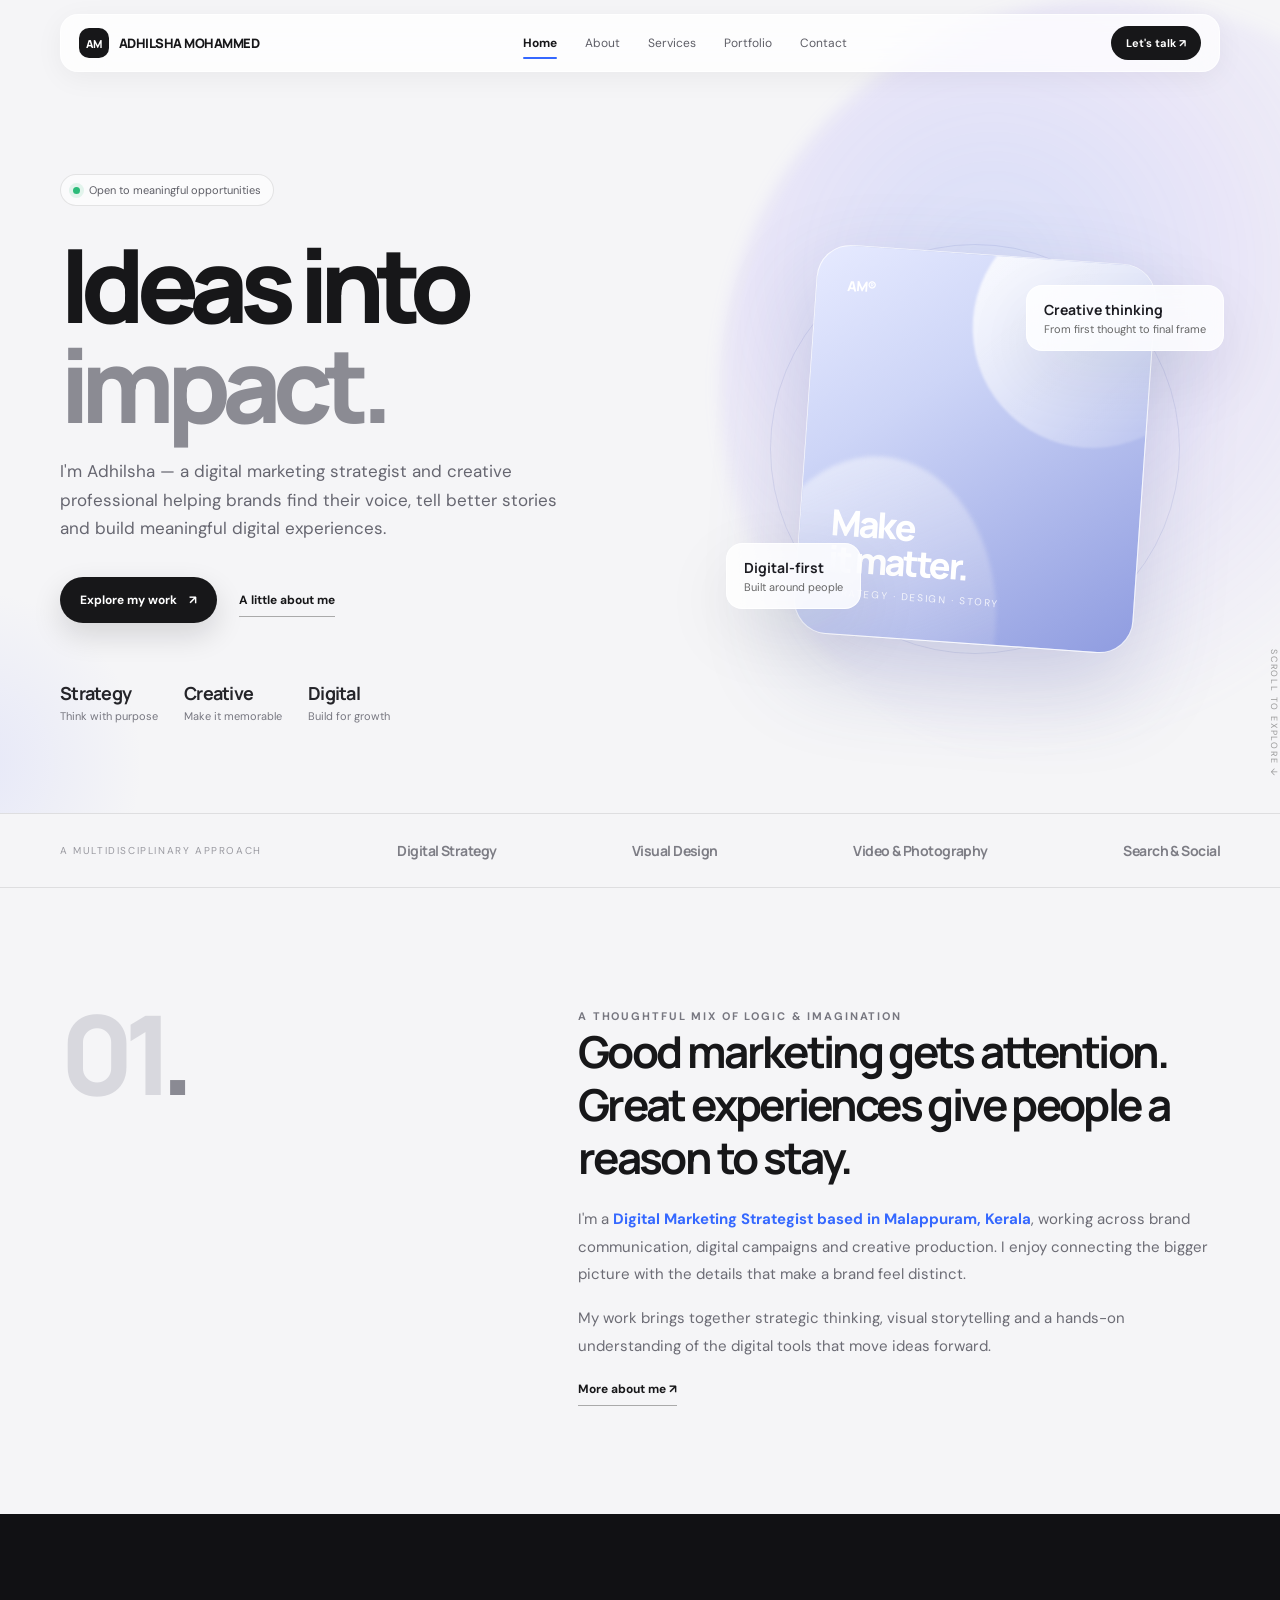
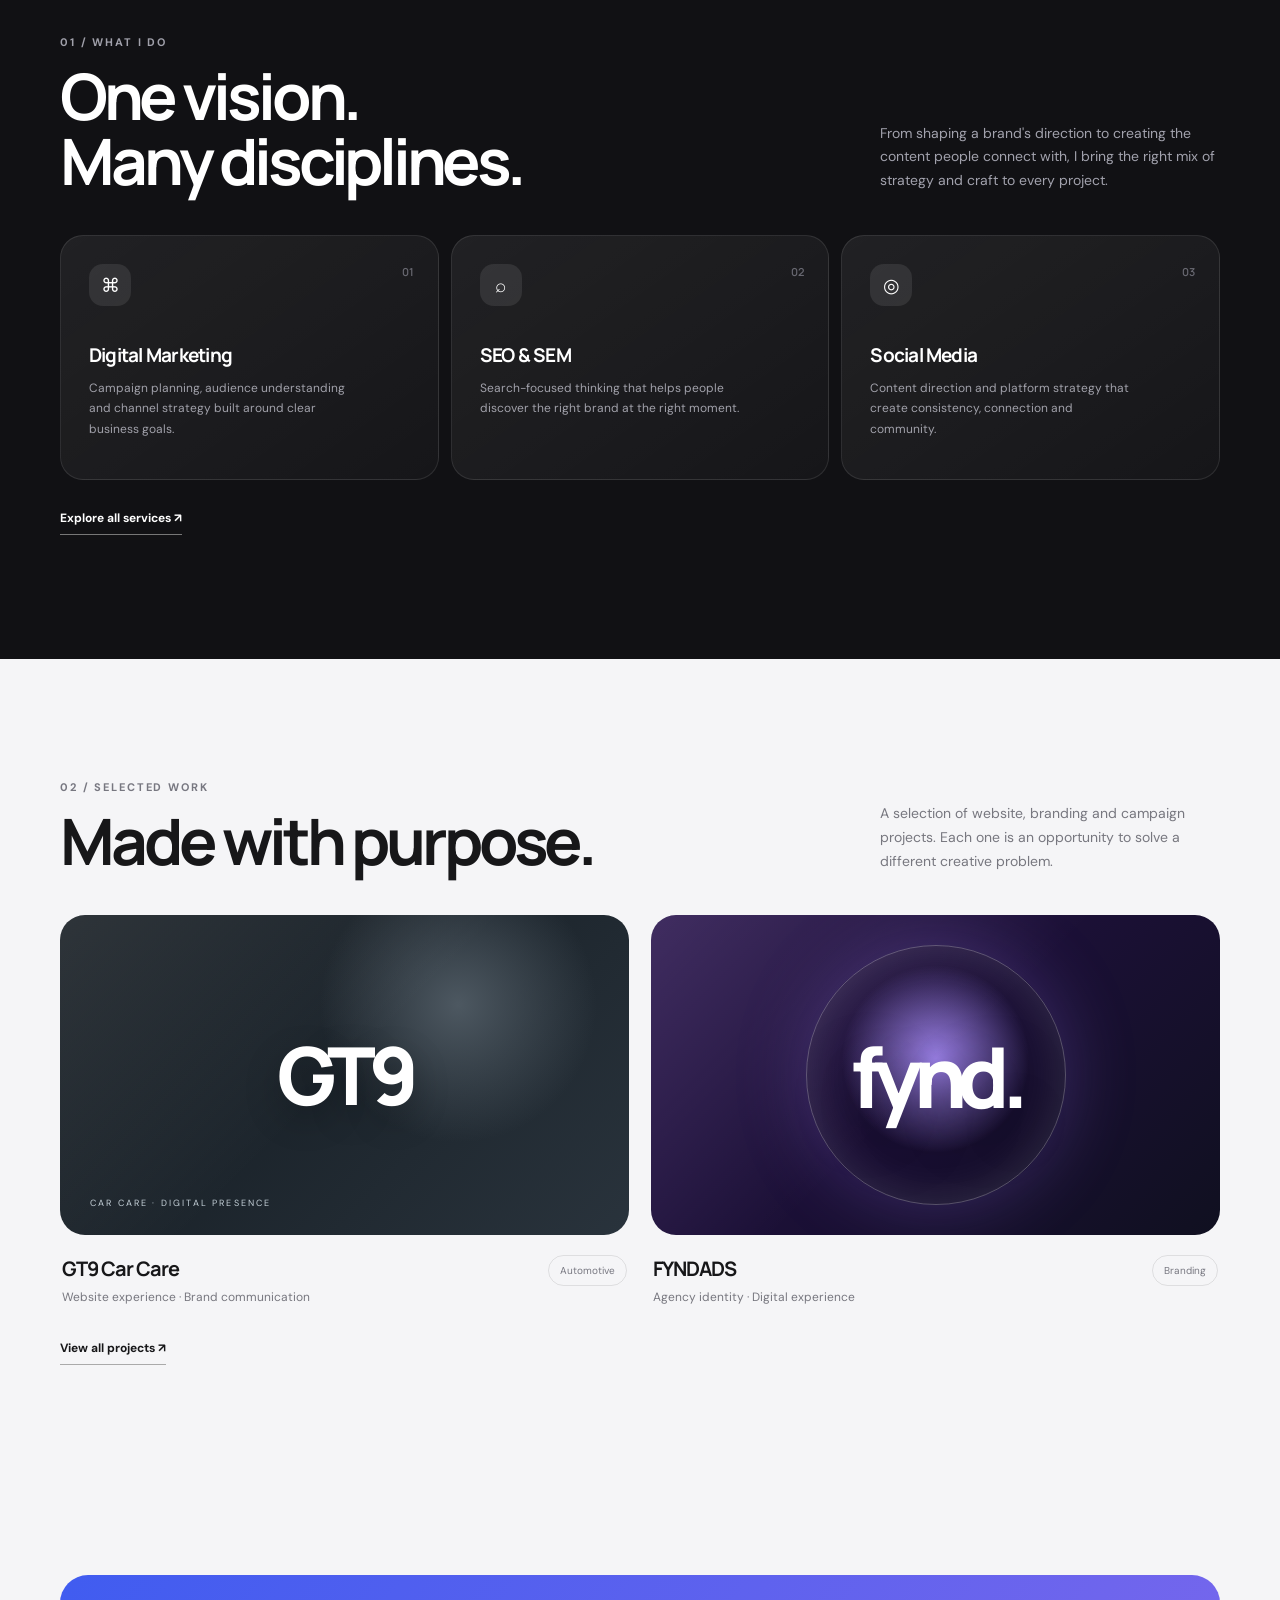
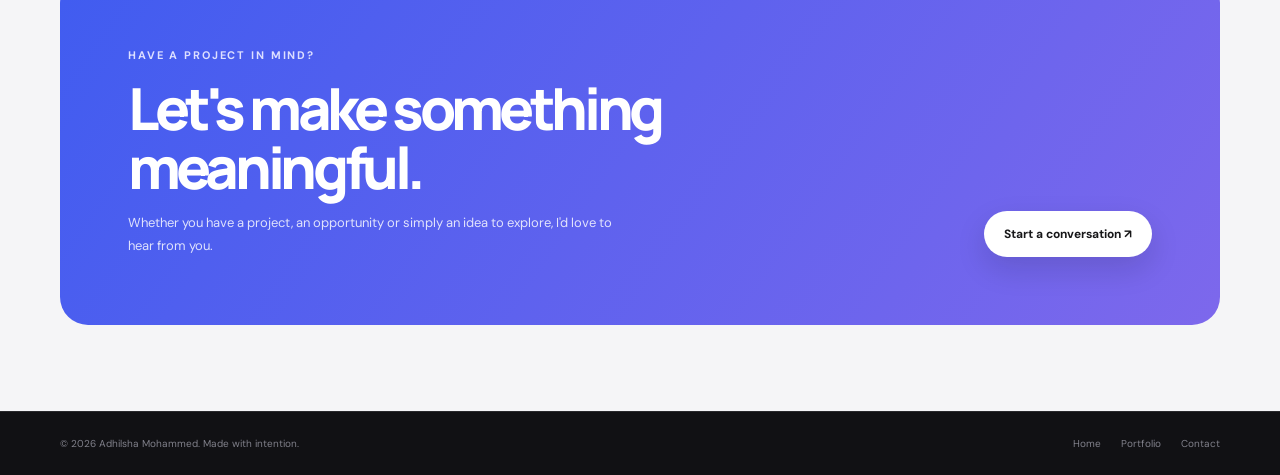
<file: index.html>
<!DOCTYPE html>
<html lang="en">
<head>
<meta charset="utf-8"/>
<meta name="viewport" content="width=device-width, initial-scale=1"/>
<meta name="theme-color" content="#f5f5f7"/>
<meta name="description" content="Adhilsha Mohammed is a digital marketing strategist and creative professional bringing together digital strategy, design and visual storytelling."/>
<meta property="og:title" content="Adhilsha Mohammed — Digital Strategist & Creative"/>
<meta property="og:description" content="Adhilsha Mohammed is a digital marketing strategist and creative professional bringing together digital strategy, design and visual storytelling."/>
<meta property="og:type" content="website"/>
<title>Adhilsha Mohammed — Digital Strategist & Creative</title>
<link rel="preconnect" href="https://fonts.googleapis.com"/>
<link rel="preconnect" href="https://fonts.gstatic.com" crossorigin/>
<link href="https://fonts.googleapis.com/css2?family=DM+Sans:wght@400;500;600;700&family=Manrope:wght@400;500;600;700;800&display=swap" rel="stylesheet"/>
<link href="styles.css" rel="stylesheet"/>
<link href="assets/favicon.svg" rel="icon" type="image/svg+xml"/>
</head>
<body>
<a class="skip-link" href="#main-content">Skip to content</a>
<div class="nav-shell"><nav aria-label="Main navigation" class="nav"><a class="brand" href="index.html"><span class="brand-mark">AM</span><span>ADHILSHA MOHAMMED</span></a><div class="nav-links" id="navLinks"><a href="index.html" aria-current="page">Home</a><a href="about.html">About</a><a href="services.html">Services</a><a href="portfolio.html">Portfolio</a><a href="contact.html">Contact</a></div><a class="nav-cta" href="contact.html">Let's talk <span aria-hidden="true">↗</span></a><button aria-expanded="false" aria-label="Open navigation" class="menu-btn" id="menuBtn">☰</button></nav></div>

<main id="main-content">
<section class="hero" id="home"><div class="wrap hero-grid"><div class="hero-content reveal"><div class="availability"><i></i> Open to meaningful opportunities</div><h1>Ideas into<br/><span>impact.</span></h1><p class="hero-copy">I'm Adhilsha — a digital marketing strategist and creative professional helping brands find their voice, tell better stories and build meaningful digital experiences.</p><div class="hero-actions"><a class="btn-primary" href="portfolio.html">Explore my work <span>↗</span></a><a class="text-link" href="about.html">A little about me</a></div><div class="hero-meta"><div><strong>Strategy</strong>Think with purpose</div><div><strong>Creative</strong>Make it memorable</div><div><strong>Digital</strong>Build for growth</div></div></div><div aria-label="Abstract personal brand artwork" class="visual-wrap reveal"><div class="visual-orbit"><span class="orb-dot"></span></div><div class="glass-card"><span class="card-monogram">AM®</span><div class="card-title"><b>Make<br/>it matter.</b><span>Strategy · Design · Story</span></div></div><div class="floating-note note-one"><strong>Creative thinking</strong>From first thought to final frame</div><div class="floating-note note-two"><strong>Digital-first</strong>Built around people</div></div></div><div class="scroll-cue">Scroll to explore ↓</div></section>
<div class="trust"><div class="wrap trust-row"><span class="trust-label">A multidisciplinary approach</span><span class="trust-item">Digital Strategy</span><span class="trust-item">Visual Design</span><span class="trust-item">Video &amp; Photography</span><span class="trust-item">Search &amp; Social</span></div></div>
<section class="section"><div class="wrap intro-grid"><div class="intro-number reveal">01<span style="color:#8a8a93">.</span></div><div class="intro-copy reveal"><span class="eyebrow">A thoughtful mix of logic &amp; imagination</span><h3>Good marketing gets attention. Great experiences give people a reason to stay.</h3><p>I'm a <span class="inline-accent">Digital Marketing Strategist based in Malappuram, Kerala</span>, working across brand communication, digital campaigns and creative production. I enjoy connecting the bigger picture with the details that make a brand feel distinct.</p><p>My work brings together strategic thinking, visual storytelling and a hands-on understanding of the digital tools that move ideas forward.</p><a class="text-link" href="about.html">More about me ↗</a></div></div></section>
<section class="section services"><div class="wrap"><div class="section-head reveal"><div><span class="eyebrow">01 / What I do</span><h2>One vision.<br/>Many disciplines.</h2></div><p>From shaping a brand's direction to creating the content people connect with, I bring the right mix of strategy and craft to every project.</p></div><div class="service-grid"><article class="service-card reveal"><span class="service-no">01</span><div class="service-icon">⌘</div><h3>Digital Marketing</h3><p>Campaign planning, audience understanding and channel strategy built around clear business goals.</p></article><article class="service-card reveal"><span class="service-no">02</span><div class="service-icon">⌕</div><h3>SEO &amp; SEM</h3><p>Search-focused thinking that helps people discover the right brand at the right moment.</p></article><article class="service-card reveal"><span class="service-no">03</span><div class="service-icon">◎</div><h3>Social Media</h3><p>Content direction and platform strategy that create consistency, connection and community.</p></article></div><p style="margin-top:26px"><a class="text-link" href="services.html" style="color:#fff;border-color:#777">Explore all services ↗</a></p></div></section>
<section class="section"><div class="wrap"><div class="section-head reveal"><div><span class="eyebrow">02 / Selected work</span><h2>Made with purpose.</h2></div><p>A selection of website, branding and campaign projects. Each one is an opportunity to solve a different creative problem.</p></div><div class="work-grid"><a class="work-card reveal" href="portfolio.html"><div class="work-art art-gt"><div class="art-word">GT9</div><span class="art-sub">CAR CARE · DIGITAL PRESENCE</span></div><div class="work-meta"><div><h3>GT9 Car Care</h3><p>Website experience · Brand communication</p></div><span class="work-type">Automotive</span></div></a><a class="work-card reveal" href="portfolio.html"><div class="work-art art-fynd"><div class="art-shape"></div><div class="art-word">fynd.</div></div><div class="work-meta"><div><h3>FYNDADS</h3><p>Agency identity · Digital experience</p></div><span class="work-type">Branding</span></div></a></div><p style="margin-top:26px"><a class="text-link" href="portfolio.html">View all projects ↗</a></p></div></section>
<section class="page-section"><div class="wrap"><div class="page-cta reveal"><div><span class="eyebrow" style="color:#dddfff">Have a project in mind?</span><h2>Let's make something meaningful.</h2><p>Whether you have a project, an opportunity or simply an idea to explore, I'd love to hear from you.</p></div><a class="btn-primary" href="contact.html">Start a conversation ↗</a></div></div></section>
</main>
<footer class="footer"><div class="wrap footer-row"><span>© <span id="year"></span> Adhilsha Mohammed. Made with intention.</span><div class="footer-links"><a href="index.html">Home</a><a href="portfolio.html">Portfolio</a><a href="contact.html">Contact</a></div></div></footer>
<script defer src="script.js"></script>
</body>
</html>
</file>
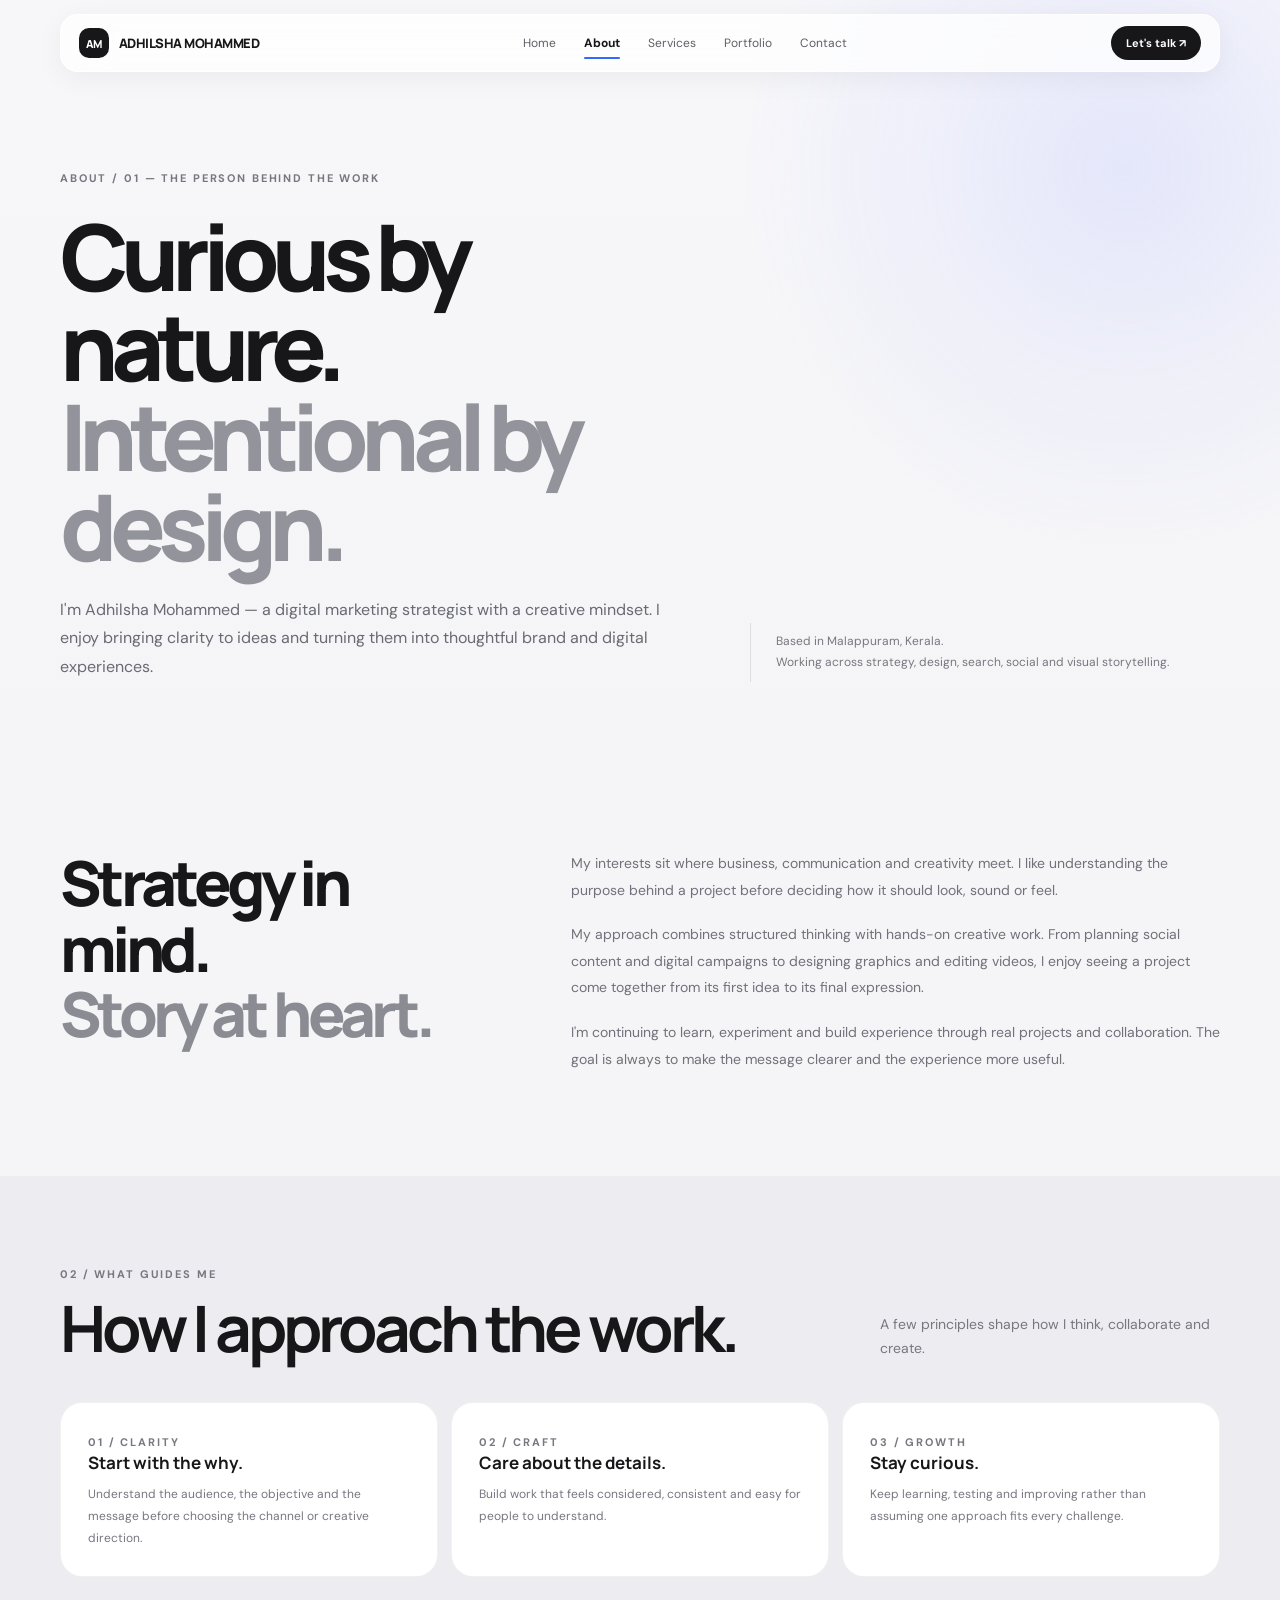
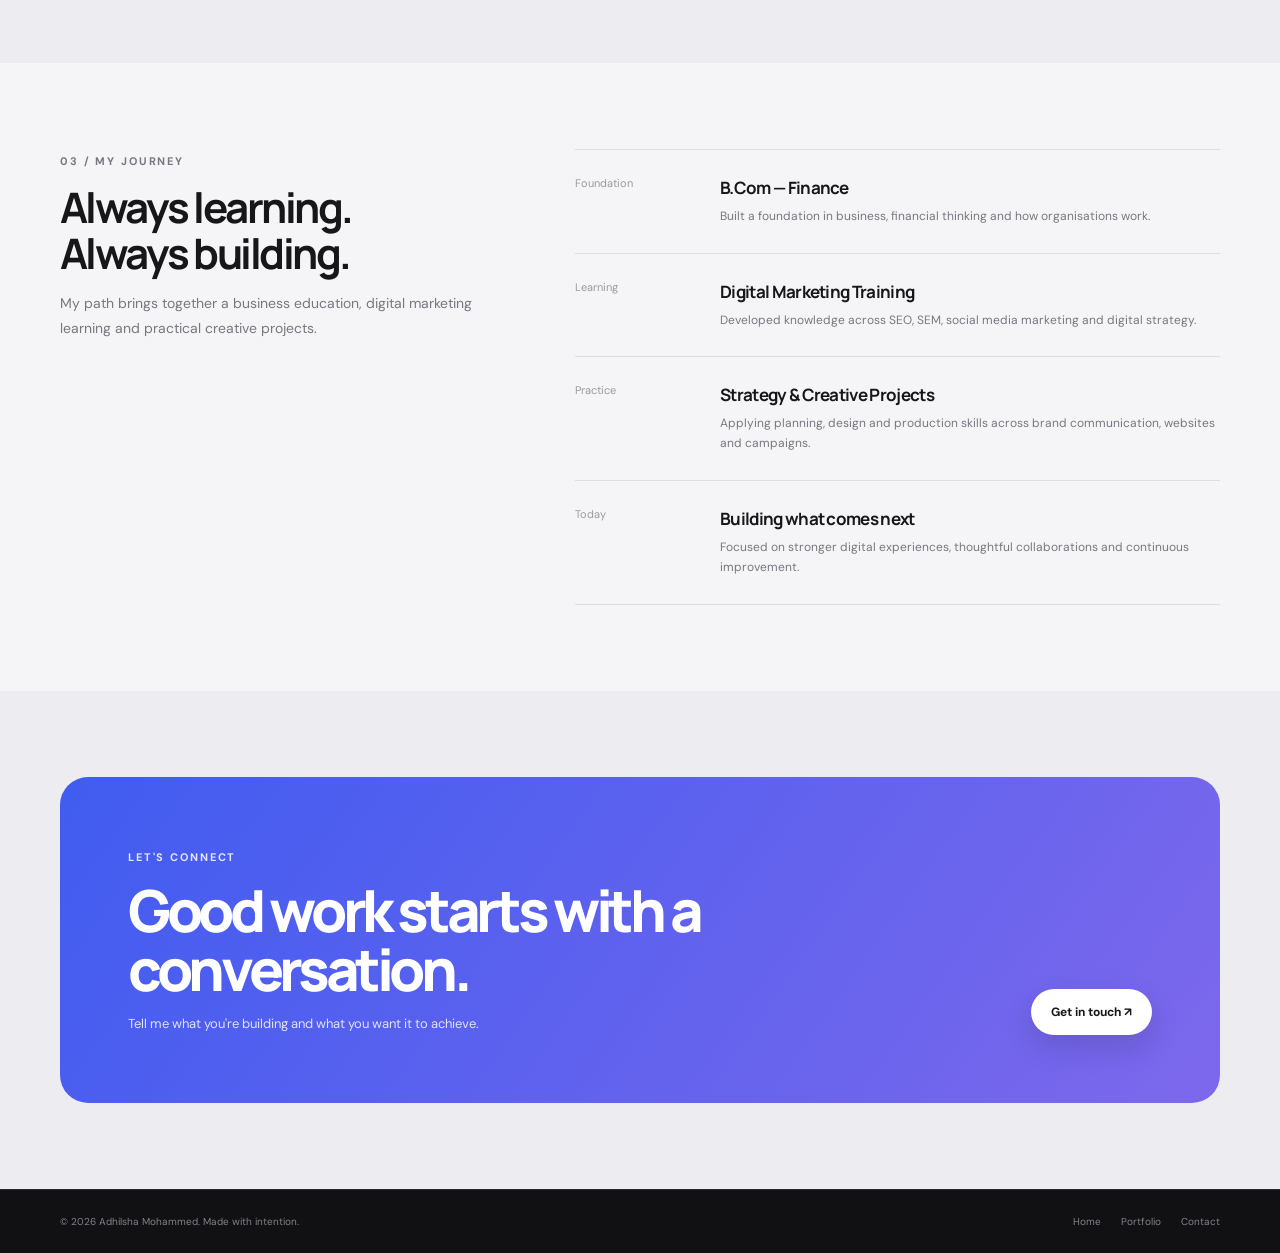
<file: about.html>
<!DOCTYPE html>
<html lang="en">
<head>
<meta charset="utf-8"/>
<meta name="viewport" content="width=device-width, initial-scale=1"/>
<meta name="theme-color" content="#f5f5f7"/>
<meta name="description" content="Learn about Adhilsha Mohammed, a digital marketing strategist and creative professional based in Malappuram, Kerala."/>
<meta property="og:title" content="About Adhilsha Mohammed — Strategy & Creativity"/>
<meta property="og:description" content="Learn about Adhilsha Mohammed, a digital marketing strategist and creative professional based in Malappuram, Kerala."/>
<meta property="og:type" content="website"/>
<title>About Adhilsha Mohammed — Strategy & Creativity</title>
<link rel="preconnect" href="https://fonts.googleapis.com"/>
<link rel="preconnect" href="https://fonts.gstatic.com" crossorigin/>
<link href="https://fonts.googleapis.com/css2?family=DM+Sans:wght@400;500;600;700&family=Manrope:wght@400;500;600;700;800&display=swap" rel="stylesheet"/>
<link href="styles.css" rel="stylesheet"/>
<link href="assets/favicon.svg" rel="icon" type="image/svg+xml"/>
</head>
<body>
<a class="skip-link" href="#main-content">Skip to content</a>
<div class="nav-shell"><nav aria-label="Main navigation" class="nav"><a class="brand" href="index.html"><span class="brand-mark">AM</span><span>ADHILSHA MOHAMMED</span></a><div class="nav-links" id="navLinks"><a href="index.html">Home</a><a href="about.html" aria-current="page">About</a><a href="services.html">Services</a><a href="portfolio.html">Portfolio</a><a href="contact.html">Contact</a></div><a class="nav-cta" href="contact.html">Let's talk <span aria-hidden="true">↗</span></a><button aria-expanded="false" aria-label="Open navigation" class="menu-btn" id="menuBtn">☰</button></nav></div>

<main id="main-content">
<section class="page-hero"><div class="wrap page-hero-row"><div class="reveal"><span class="eyebrow">ABOUT / 01 — The person behind the work</span><h1>Curious by nature.<br/><span>Intentional by design.</span></h1><p class="page-lead">I'm Adhilsha Mohammed — a digital marketing strategist with a creative mindset. I enjoy bringing clarity to ideas and turning them into thoughtful brand and digital experiences.</p></div><div class="page-hero-aside reveal">Based in Malappuram, Kerala.<br/>Working across strategy, design, search, social and visual storytelling.</div></div></section>
<section class="page-section"><div class="wrap about-columns"><h2 class="about-statement reveal">Strategy in mind.<br/><span>Story at heart.</span></h2><div class="about-body reveal"><p>My interests sit where business, communication and creativity meet. I like understanding the purpose behind a project before deciding how it should look, sound or feel.</p><p>My approach combines structured thinking with hands-on creative work. From planning social content and digital campaigns to designing graphics and editing videos, I enjoy seeing a project come together from its first idea to its final expression.</p><p>I'm continuing to learn, experiment and build experience through real projects and collaboration. The goal is always to make the message clearer and the experience more useful.</p></div></div></section>
<section class="page-section soft"><div class="wrap"><div class="section-head reveal"><div><span class="eyebrow">02 / What guides me</span><h2>How I approach the work.</h2></div><p>A few principles shape how I think, collaborate and create.</p></div><div class="value-grid"><article class="value-card reveal"><span class="eyebrow">01 / Clarity</span><h3>Start with the why.</h3><p>Understand the audience, the objective and the message before choosing the channel or creative direction.</p></article><article class="value-card reveal"><span class="eyebrow">02 / Craft</span><h3>Care about the details.</h3><p>Build work that feels considered, consistent and easy for people to understand.</p></article><article class="value-card reveal"><span class="eyebrow">03 / Growth</span><h3>Stay curious.</h3><p>Keep learning, testing and improving rather than assuming one approach fits every challenge.</p></article></div></div></section>
<section class="page-section"><div class="wrap timeline"><div class="timeline-lead reveal"><span class="eyebrow">03 / My journey</span><h3>Always learning.<br/>Always building.</h3><p>My path brings together a business education, digital marketing learning and practical creative projects.</p></div><div class="timeline-list reveal"><div class="timeline-item"><div class="timeline-date">Foundation</div><div><h4>B.Com — Finance</h4><p>Built a foundation in business, financial thinking and how organisations work.</p></div></div><div class="timeline-item"><div class="timeline-date">Learning</div><div><h4>Digital Marketing Training</h4><p>Developed knowledge across SEO, SEM, social media marketing and digital strategy.</p></div></div><div class="timeline-item"><div class="timeline-date">Practice</div><div><h4>Strategy &amp; Creative Projects</h4><p>Applying planning, design and production skills across brand communication, websites and campaigns.</p></div></div><div class="timeline-item"><div class="timeline-date">Today</div><div><h4>Building what comes next</h4><p>Focused on stronger digital experiences, thoughtful collaborations and continuous improvement.</p></div></div></div></div></section>
<section class="page-section soft"><div class="wrap"><div class="page-cta reveal"><div><span class="eyebrow" style="color:#e5e6ff">Let's connect</span><h2>Good work starts with a conversation.</h2><p>Tell me what you're building and what you want it to achieve.</p></div><a class="btn-primary" href="contact.html">Get in touch ↗</a></div></div></section>
</main>
<footer class="footer"><div class="wrap footer-row"><span>© <span id="year"></span> Adhilsha Mohammed. Made with intention.</span><div class="footer-links"><a href="index.html">Home</a><a href="portfolio.html">Portfolio</a><a href="contact.html">Contact</a></div></div></footer>
<script defer src="script.js"></script>
</body>
</html>
</file>
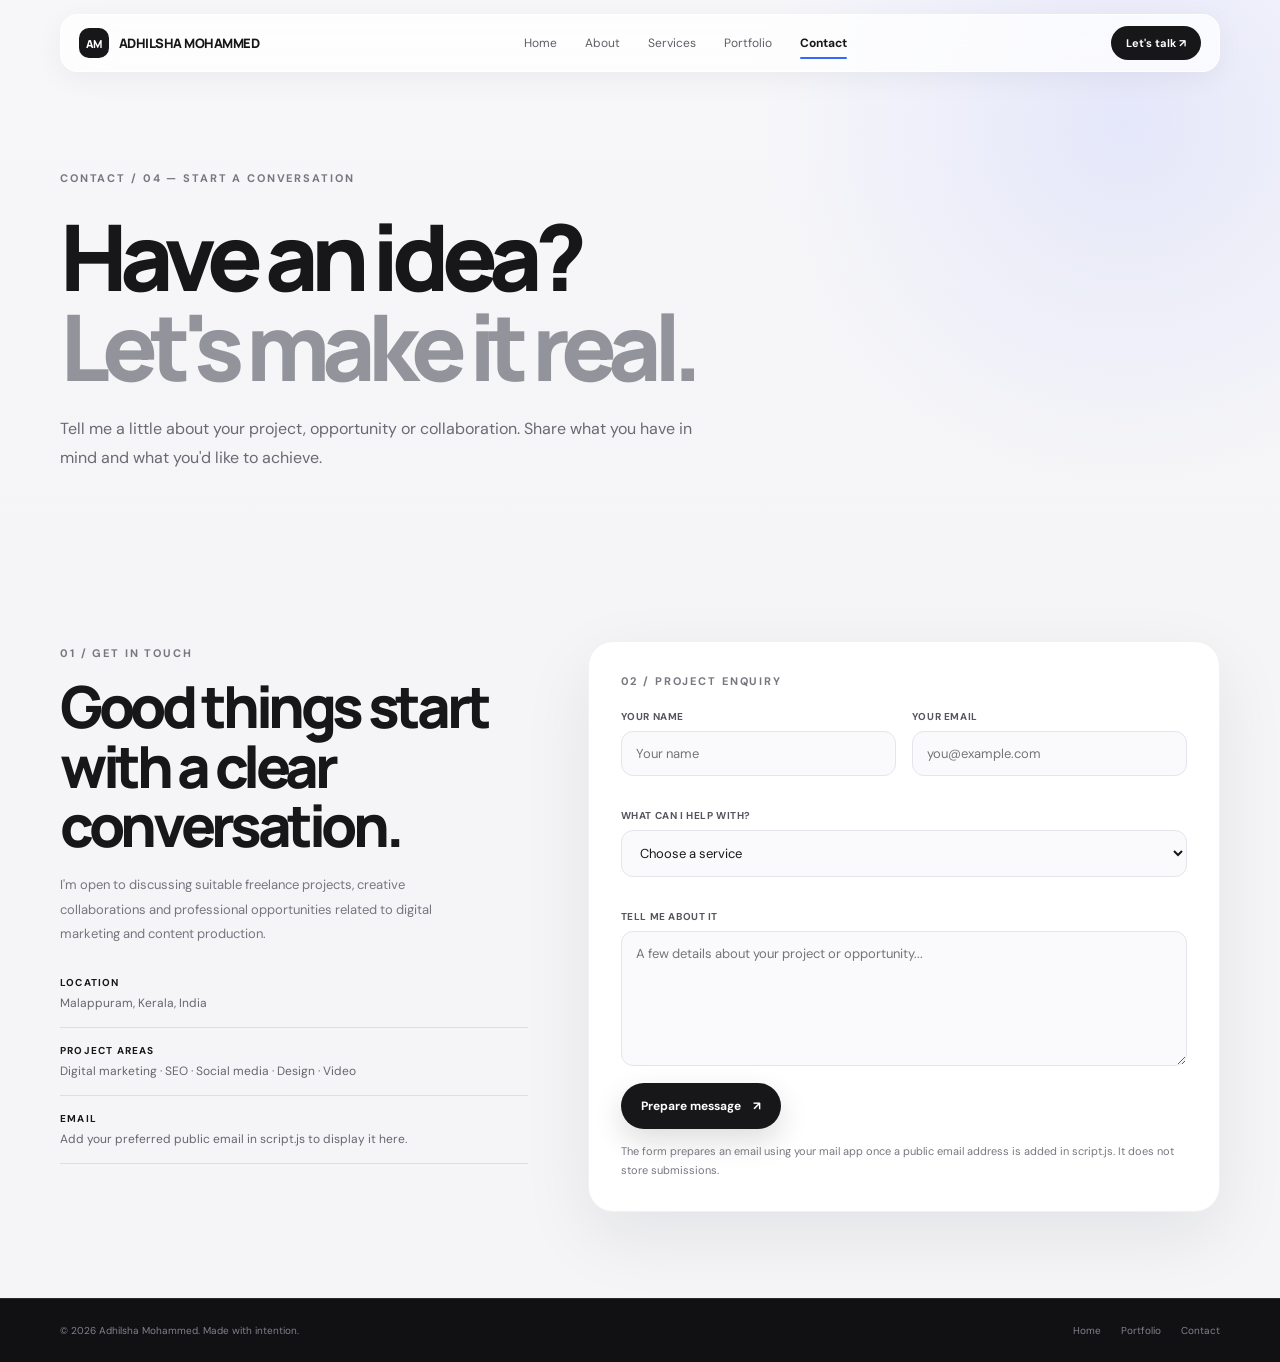
<file: contact.html>
<!DOCTYPE html>
<html lang="en">
<head>
<meta charset="utf-8"/>
<meta name="viewport" content="width=device-width, initial-scale=1"/>
<meta name="theme-color" content="#f5f5f7"/>
<meta name="description" content="Contact Adhilsha Mohammed about freelance projects, collaborations, digital marketing and creative opportunities."/>
<meta property="og:title" content="Contact — Adhilsha Mohammed"/>
<meta property="og:description" content="Contact Adhilsha Mohammed about freelance projects, collaborations, digital marketing and creative opportunities."/>
<meta property="og:type" content="website"/>
<title>Contact — Adhilsha Mohammed</title>
<link rel="preconnect" href="https://fonts.googleapis.com"/>
<link rel="preconnect" href="https://fonts.gstatic.com" crossorigin/>
<link href="https://fonts.googleapis.com/css2?family=DM+Sans:wght@400;500;600;700&family=Manrope:wght@400;500;600;700;800&display=swap" rel="stylesheet"/>
<link href="styles.css" rel="stylesheet"/>
<link href="assets/favicon.svg" rel="icon" type="image/svg+xml"/>
</head>
<body>
<a class="skip-link" href="#main-content">Skip to content</a>
<div class="nav-shell"><nav aria-label="Main navigation" class="nav"><a class="brand" href="index.html"><span class="brand-mark">AM</span><span>ADHILSHA MOHAMMED</span></a><div class="nav-links" id="navLinks"><a href="index.html">Home</a><a href="about.html">About</a><a href="services.html">Services</a><a href="portfolio.html">Portfolio</a><a href="contact.html" aria-current="page">Contact</a></div><a class="nav-cta" href="contact.html">Let's talk <span aria-hidden="true">↗</span></a><button aria-expanded="false" aria-label="Open navigation" class="menu-btn" id="menuBtn">☰</button></nav></div>

<main id="main-content">
<section class="page-hero"><div class="wrap"><div class="reveal"><span class="eyebrow">CONTACT / 04 — Start a conversation</span><h1>Have an idea?<br/><span>Let's make it real.</span></h1><p class="page-lead">Tell me a little about your project, opportunity or collaboration. Share what you have in mind and what you'd like to achieve.</p></div></div></section>
<section class="page-section"><div class="wrap contact-layout"><div class="contact-info reveal"><span class="eyebrow">01 / Get in touch</span><h2>Good things start with a clear conversation.</h2><p>I'm open to discussing suitable freelance projects, creative collaborations and professional opportunities related to digital marketing and content production.</p><div class="contact-detail"><strong>Location</strong>Malappuram, Kerala, India</div><div class="contact-detail"><strong>Project areas</strong>Digital marketing · SEO · Social media · Design · Video</div><div class="contact-detail"><strong>Email</strong><span id="contactEmailDisplay">Add your preferred public email in script.js to display it here.</span></div></div>
<form class="contact-form reveal" id="contactForm"><div class="eyebrow" style="margin-bottom:22px">02 / Project enquiry</div><div class="form-grid"><div class="form-field"><label for="contactName">YOUR NAME</label><input autocomplete="name" id="contactName" name="name" placeholder="Your name" required/></div><div class="form-field"><label for="contactEmail">YOUR EMAIL</label><input autocomplete="email" id="contactEmail" name="email" placeholder="you@example.com" required type="email"/></div><div class="form-field full"><label for="contactService">WHAT CAN I HELP WITH?</label><select id="contactService" name="service" required><option value="">Choose a service</option><option>Digital marketing strategy</option><option>SEO &amp; SEM</option><option>Social media marketing</option><option>Graphic design</option><option>Video editing / cinematography</option><option>Photography</option><option>Job or collaboration opportunity</option><option>Something else</option></select></div><div class="form-field full"><label for="contactMessage">TELL ME ABOUT IT</label><textarea id="contactMessage" name="message" placeholder="A few details about your project or opportunity..." required></textarea></div></div><button class="btn-primary form-submit" type="submit">Prepare message <span>↗</span></button><p aria-live="polite" class="form-status" id="formStatus">The form prepares an email using your mail app once a public email address is added in script.js. It does not store submissions.</p></form></div></section>
</main>
<footer class="footer"><div class="wrap footer-row"><span>© <span id="year"></span> Adhilsha Mohammed. Made with intention.</span><div class="footer-links"><a href="index.html">Home</a><a href="portfolio.html">Portfolio</a><a href="contact.html">Contact</a></div></div></footer>
<script defer src="script.js"></script>
</body>
</html>
</file>
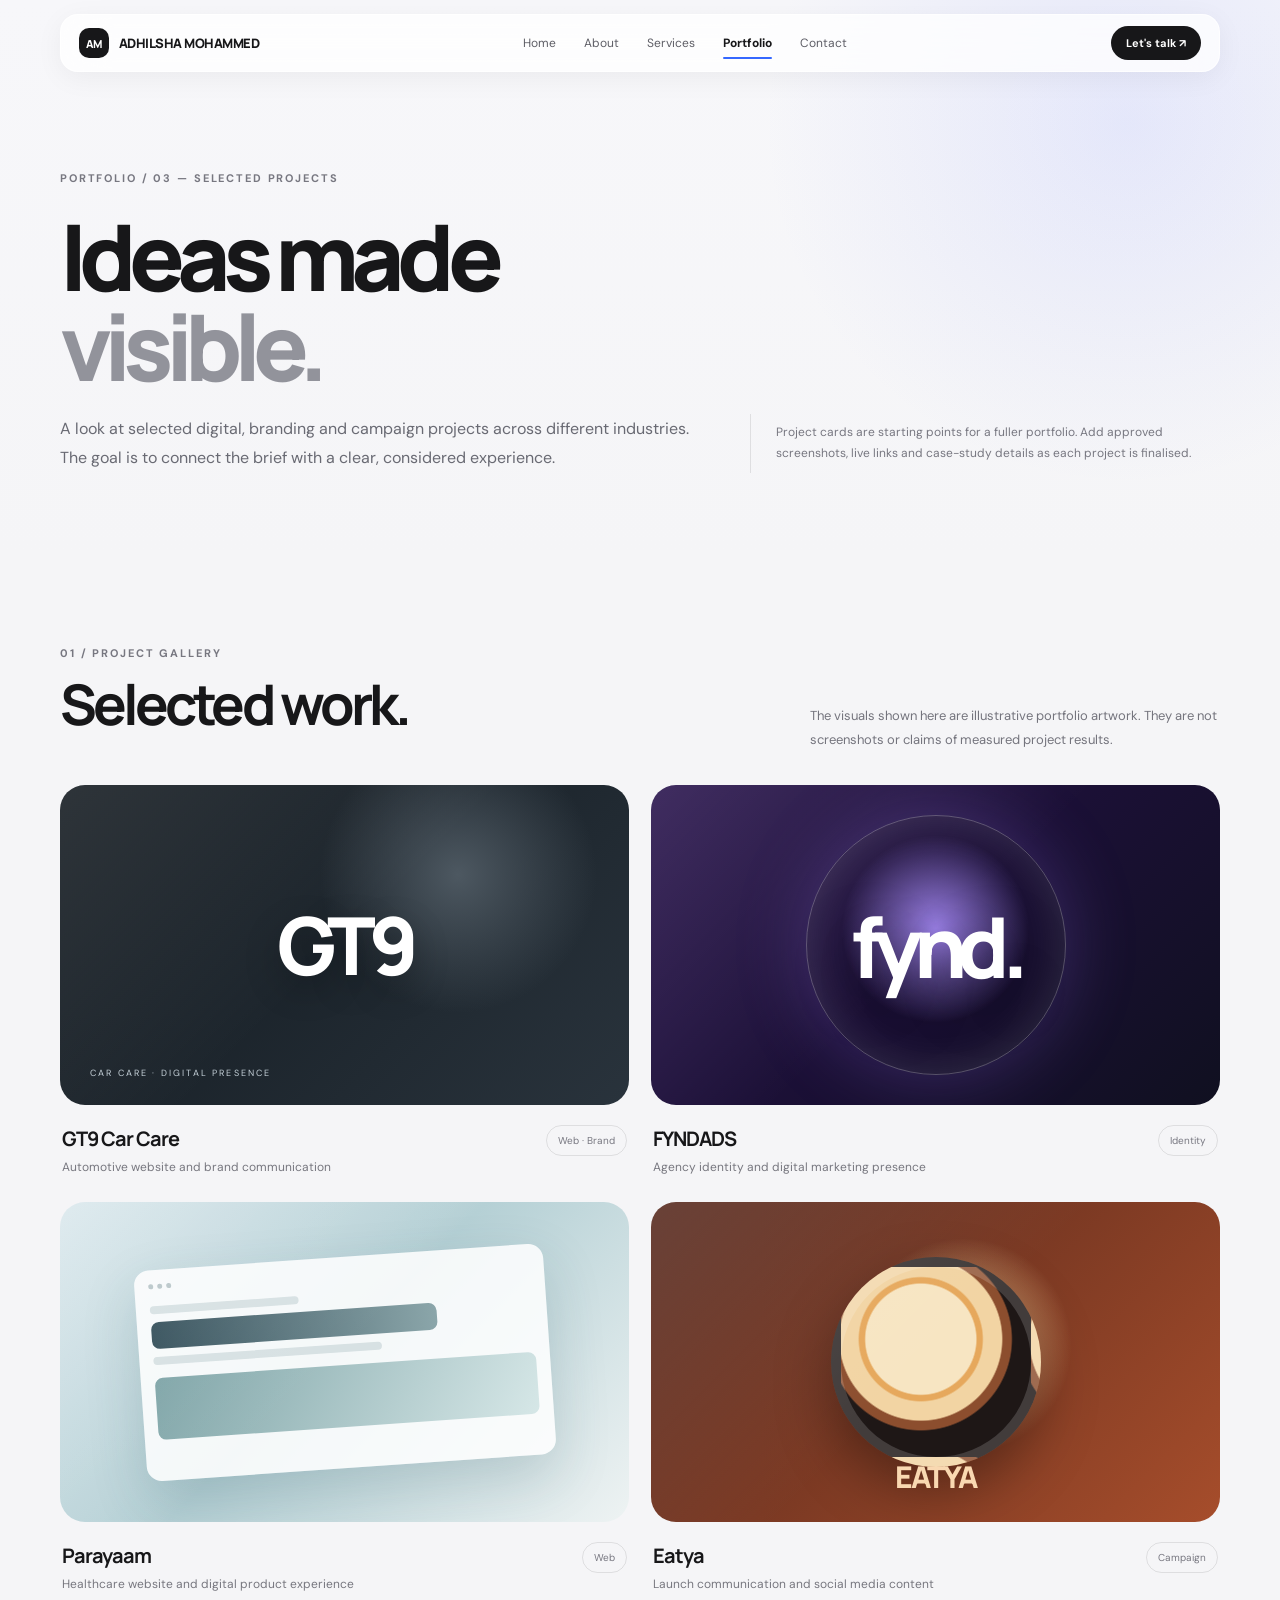
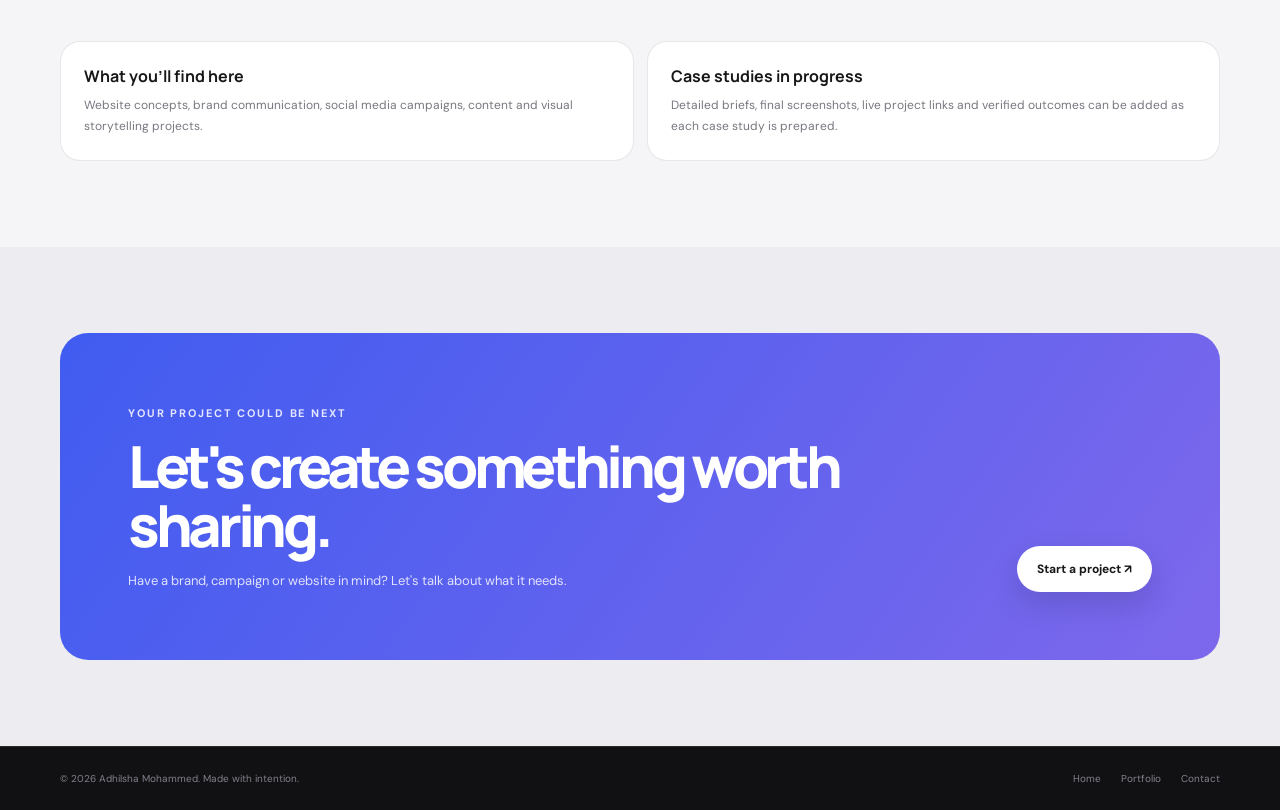
<file: portfolio.html>
<!DOCTYPE html>
<html lang="en">
<head>
<meta charset="utf-8"/>
<meta name="viewport" content="width=device-width, initial-scale=1"/>
<meta name="theme-color" content="#f5f5f7"/>
<meta name="description" content="Selected website, branding and campaign projects associated with Adhilsha Mohammed."/>
<meta property="og:title" content="Portfolio — Adhilsha Mohammed"/>
<meta property="og:description" content="Selected website, branding and campaign projects associated with Adhilsha Mohammed."/>
<meta property="og:type" content="website"/>
<title>Portfolio — Adhilsha Mohammed</title>
<link rel="preconnect" href="https://fonts.googleapis.com"/>
<link rel="preconnect" href="https://fonts.gstatic.com" crossorigin/>
<link href="https://fonts.googleapis.com/css2?family=DM+Sans:wght@400;500;600;700&family=Manrope:wght@400;500;600;700;800&display=swap" rel="stylesheet"/>
<link href="styles.css" rel="stylesheet"/>
<link href="assets/favicon.svg" rel="icon" type="image/svg+xml"/>
</head>
<body>
<a class="skip-link" href="#main-content">Skip to content</a>
<div class="nav-shell"><nav aria-label="Main navigation" class="nav"><a class="brand" href="index.html"><span class="brand-mark">AM</span><span>ADHILSHA MOHAMMED</span></a><div class="nav-links" id="navLinks"><a href="index.html">Home</a><a href="about.html">About</a><a href="services.html">Services</a><a href="portfolio.html" aria-current="page">Portfolio</a><a href="contact.html">Contact</a></div><a class="nav-cta" href="contact.html">Let's talk <span aria-hidden="true">↗</span></a><button aria-expanded="false" aria-label="Open navigation" class="menu-btn" id="menuBtn">☰</button></nav></div>

<main id="main-content">
<section class="page-hero"><div class="wrap page-hero-row"><div class="reveal"><span class="eyebrow">PORTFOLIO / 03 — Selected projects</span><h1>Ideas made<br/><span>visible.</span></h1><p class="page-lead">A look at selected digital, branding and campaign projects across different industries. The goal is to connect the brief with a clear, considered experience.</p></div><div class="page-hero-aside reveal">Project cards are starting points for a fuller portfolio. Add approved screenshots, live links and case-study details as each project is finalised.</div></div></section>
<section class="page-section"><div class="wrap"><div class="project-intro"><div><span class="eyebrow">01 / Project gallery</span><h2 class="page-heading">Selected work.</h2></div><p>The visuals shown here are illustrative portfolio artwork. They are not screenshots or claims of measured project results.</p></div><div class="work-grid"><article class="work-card reveal"><div class="work-art art-gt"><div class="art-word">GT9</div><span class="art-sub">CAR CARE · DIGITAL PRESENCE</span></div><div class="work-meta"><div><h3>GT9 Car Care</h3><p>Automotive website and brand communication</p></div><span class="work-type">Web · Brand</span></div></article><article class="work-card reveal"><div class="work-art art-fynd"><div class="art-shape"></div><div class="art-word">fynd.</div></div><div class="work-meta"><div><h3>FYNDADS</h3><p>Agency identity and digital marketing presence</p></div><span class="work-type">Identity</span></div></article><article class="work-card reveal"><div class="work-art art-web"><div class="browser"><div class="browser-dots"><i></i><i></i><i></i></div><div class="browser-line short"></div><div class="browser-line big"></div><div class="browser-line"></div><div class="browser-image"></div></div></div><div class="work-meta"><div><h3>Parayaam</h3><p>Healthcare website and digital product experience</p></div><span class="work-type">Web</span></div></article><article class="work-card reveal"><div class="work-art art-eatya"><div class="plate"></div><div class="eatya-label">EATYA</div></div><div class="work-meta"><div><h3>Eatya</h3><p>Launch communication and social media content</p></div><span class="work-type">Campaign</span></div></article></div>
<div class="project-notes"><article class="project-note reveal"><h3>What you'll find here</h3><p>Website concepts, brand communication, social media campaigns, content and visual storytelling projects.</p></article><article class="project-note reveal"><h3>Case studies in progress</h3><p>Detailed briefs, final screenshots, live project links and verified outcomes can be added as each case study is prepared.</p></article></div></div></section>
<section class="page-section soft"><div class="wrap"><div class="page-cta reveal"><div><span class="eyebrow" style="color:#e5e6ff">Your project could be next</span><h2>Let's create something worth sharing.</h2><p>Have a brand, campaign or website in mind? Let's talk about what it needs.</p></div><a class="btn-primary" href="contact.html">Start a project ↗</a></div></div></section>
</main>
<footer class="footer"><div class="wrap footer-row"><span>© <span id="year"></span> Adhilsha Mohammed. Made with intention.</span><div class="footer-links"><a href="index.html">Home</a><a href="portfolio.html">Portfolio</a><a href="contact.html">Contact</a></div></div></footer>
<script defer src="script.js"></script>
</body>
</html>
</file>
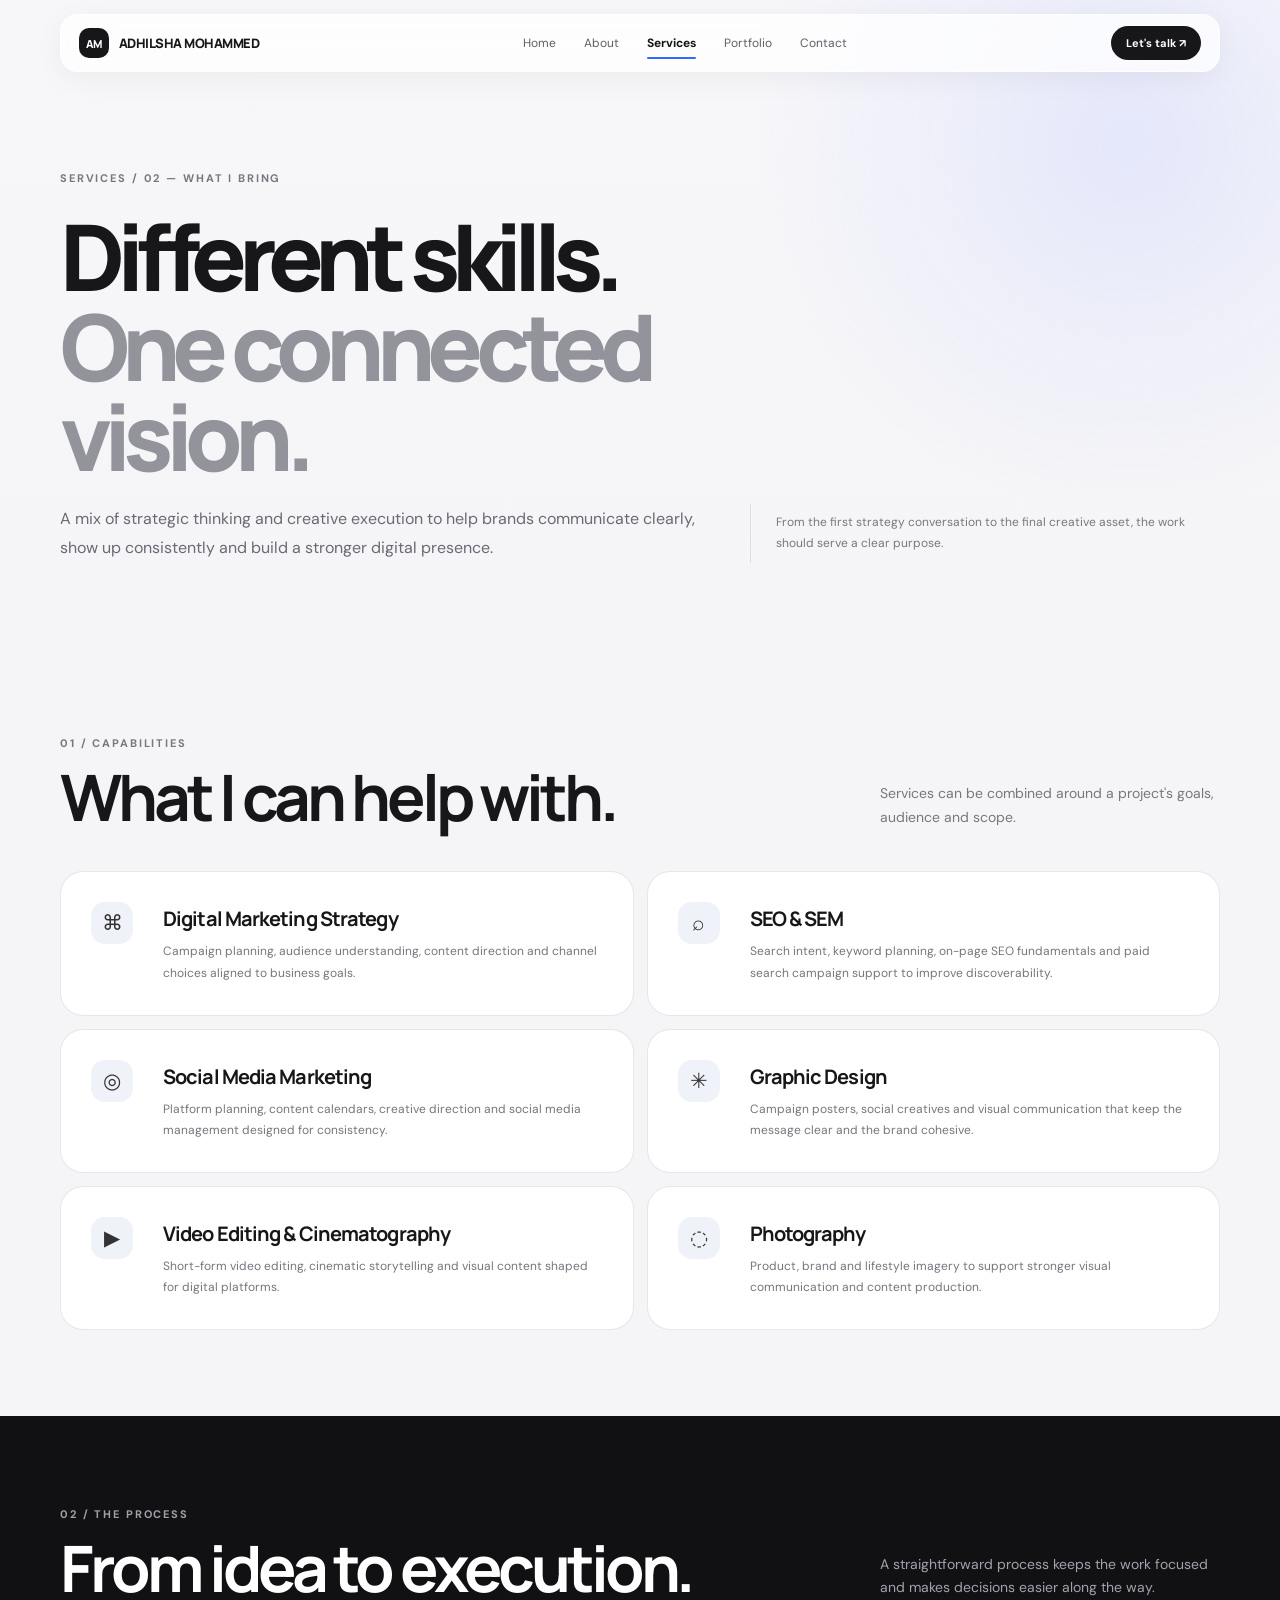
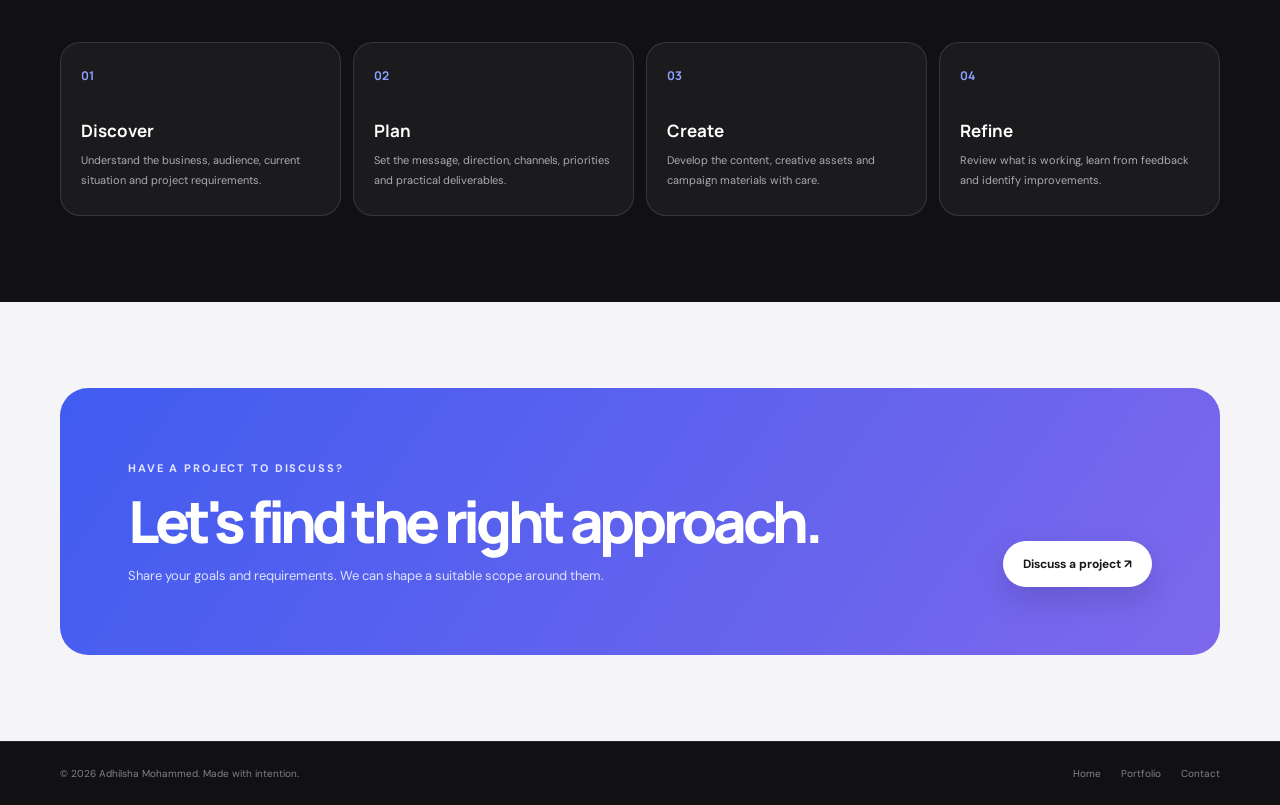
<file: services.html>
<!DOCTYPE html>
<html lang="en">
<head>
<meta charset="utf-8"/>
<meta name="viewport" content="width=device-width, initial-scale=1"/>
<meta name="theme-color" content="#f5f5f7"/>
<meta name="description" content="Explore Adhilsha Mohammed's digital marketing, SEO, social media, graphic design, video editing and photography services."/>
<meta property="og:title" content="Services — Adhilsha Mohammed"/>
<meta property="og:description" content="Explore Adhilsha Mohammed's digital marketing, SEO, social media, graphic design, video editing and photography services."/>
<meta property="og:type" content="website"/>
<title>Services — Adhilsha Mohammed</title>
<link rel="preconnect" href="https://fonts.googleapis.com"/>
<link rel="preconnect" href="https://fonts.gstatic.com" crossorigin/>
<link href="https://fonts.googleapis.com/css2?family=DM+Sans:wght@400;500;600;700&family=Manrope:wght@400;500;600;700;800&display=swap" rel="stylesheet"/>
<link href="styles.css" rel="stylesheet"/>
<link href="assets/favicon.svg" rel="icon" type="image/svg+xml"/>
</head>
<body>
<a class="skip-link" href="#main-content">Skip to content</a>
<div class="nav-shell"><nav aria-label="Main navigation" class="nav"><a class="brand" href="index.html"><span class="brand-mark">AM</span><span>ADHILSHA MOHAMMED</span></a><div class="nav-links" id="navLinks"><a href="index.html">Home</a><a href="about.html">About</a><a href="services.html" aria-current="page">Services</a><a href="portfolio.html">Portfolio</a><a href="contact.html">Contact</a></div><a class="nav-cta" href="contact.html">Let's talk <span aria-hidden="true">↗</span></a><button aria-expanded="false" aria-label="Open navigation" class="menu-btn" id="menuBtn">☰</button></nav></div>

<main id="main-content">
<section class="page-hero"><div class="wrap page-hero-row"><div class="reveal"><span class="eyebrow">SERVICES / 02 — What I bring</span><h1>Different skills.<br/><span>One connected vision.</span></h1><p class="page-lead">A mix of strategic thinking and creative execution to help brands communicate clearly, show up consistently and build a stronger digital presence.</p></div><div class="page-hero-aside reveal">From the first strategy conversation to the final creative asset, the work should serve a clear purpose.</div></div></section>
<section class="page-section"><div class="wrap"><div class="section-head reveal"><div><span class="eyebrow">01 / Capabilities</span><h2>What I can help with.</h2></div><p>Services can be combined around a project's goals, audience and scope.</p></div><div class="service-detail-grid"><article class="service-detail reveal"><div class="service-icon">⌘</div><div><h3>Digital Marketing Strategy</h3><p>Campaign planning, audience understanding, content direction and channel choices aligned to business goals.</p></div></article><article class="service-detail reveal"><div class="service-icon">⌕</div><div><h3>SEO &amp; SEM</h3><p>Search intent, keyword planning, on-page SEO fundamentals and paid search campaign support to improve discoverability.</p></div></article><article class="service-detail reveal"><div class="service-icon">◎</div><div><h3>Social Media Marketing</h3><p>Platform planning, content calendars, creative direction and social media management designed for consistency.</p></div></article><article class="service-detail reveal"><div class="service-icon">✳</div><div><h3>Graphic Design</h3><p>Campaign posters, social creatives and visual communication that keep the message clear and the brand cohesive.</p></div></article><article class="service-detail reveal"><div class="service-icon">▶</div><div><h3>Video Editing &amp; Cinematography</h3><p>Short-form video editing, cinematic storytelling and visual content shaped for digital platforms.</p></div></article><article class="service-detail reveal"><div class="service-icon">◌</div><div><h3>Photography</h3><p>Product, brand and lifestyle imagery to support stronger visual communication and content production.</p></div></article></div></div></section>
<section class="page-section dark"><div class="wrap"><div class="section-head reveal"><div><span class="eyebrow">02 / The process</span><h2>From idea to execution.</h2></div><p>A straightforward process keeps the work focused and makes decisions easier along the way.</p></div><div class="process-grid"><article class="process-card reveal"><h3>Discover</h3><p>Understand the business, audience, current situation and project requirements.</p></article><article class="process-card reveal"><h3>Plan</h3><p>Set the message, direction, channels, priorities and practical deliverables.</p></article><article class="process-card reveal"><h3>Create</h3><p>Develop the content, creative assets and campaign materials with care.</p></article><article class="process-card reveal"><h3>Refine</h3><p>Review what is working, learn from feedback and identify improvements.</p></article></div></div></section>
<section class="page-section"><div class="wrap"><div class="page-cta reveal"><div><span class="eyebrow" style="color:#e5e6ff">Have a project to discuss?</span><h2>Let's find the right approach.</h2><p>Share your goals and requirements. We can shape a suitable scope around them.</p></div><a class="btn-primary" href="contact.html">Discuss a project ↗</a></div></div></section>
</main>
<footer class="footer"><div class="wrap footer-row"><span>© <span id="year"></span> Adhilsha Mohammed. Made with intention.</span><div class="footer-links"><a href="index.html">Home</a><a href="portfolio.html">Portfolio</a><a href="contact.html">Contact</a></div></div></footer>
<script defer src="script.js"></script>
</body>
</html>
</file>
<file: styles.css>
:root{--bg:#f5f5f7;--ink:#171719;--muted:#77777f;--line:rgba(22,22,25,.10);--blue:#3568ff;--purple:#805cff;--white:#fff;--card:#fff;--max:1160px;--radius:28px;--shadow:0 24px 70px rgba(18,22,40,.08)}
    *{box-sizing:border-box}html{scroll-behavior:smooth;scroll-padding-top:90px}body{margin:0;background:var(--bg);color:var(--ink);font-family:'DM Sans',sans-serif;-webkit-font-smoothing:antialiased}a{color:inherit;text-decoration:none}button,input,textarea{font:inherit}.wrap{width:min(var(--max),calc(100% - 48px));margin:auto}.eyebrow{font-size:11px;letter-spacing:.17em;text-transform:uppercase;font-weight:700;color:#777780}.section{padding:116px 0}.section-head{display:flex;align-items:end;justify-content:space-between;gap:28px;margin-bottom:42px}.section-head h2{font:700 clamp(36px,5.5vw,64px)/1.02 'Manrope',sans-serif;letter-spacing:-.065em;margin:12px 0 0}.section-head p{color:var(--muted);max-width:340px;line-height:1.7;margin:0;font-size:14px}.nav-shell{position:fixed;z-index:20;top:14px;left:0;right:0;pointer-events:none}.nav{pointer-events:auto;max-width:var(--max);width:calc(100% - 32px);margin:auto;height:58px;padding:0 18px;border:1px solid rgba(255,255,255,.7);border-radius:18px;background:rgba(255,255,255,.76);backdrop-filter:blur(22px);-webkit-backdrop-filter:blur(22px);display:flex;align-items:center;justify-content:space-between;box-shadow:0 6px 28px rgba(10,10,20,.05)}.brand{display:flex;align-items:center;gap:10px;font:800 13px 'Manrope',sans-serif;letter-spacing:-.04em}.brand-mark{width:30px;height:30px;border-radius:10px;background:#171719;color:#fff;display:grid;place-items:center;font:800 11px 'Manrope',sans-serif;letter-spacing:-.05em}.nav-links{display:flex;align-items:center;gap:28px;font-size:12px;color:#5e5e66}.nav-links a:hover{color:var(--blue)}.nav-cta{padding:10px 15px;border-radius:999px;background:#171719;color:#fff;font-size:11px;font-weight:700;transition:.25s}.nav-cta:hover{background:var(--blue);transform:translateY(-1px)}.menu-btn{display:none;border:0;background:transparent;font-size:21px;color:var(--ink)}
    .hero{min-height:770px;padding:174px 0 90px;position:relative;overflow:hidden;display:flex;align-items:center}.hero:before{content:"";position:absolute;width:780px;height:780px;border-radius:50%;right:-220px;top:0;background:radial-gradient(circle at 35% 35%,rgba(115,142,255,.22),rgba(146,120,255,.12) 34%,rgba(255,255,255,0) 68%);filter:blur(8px);pointer-events:none}.hero:after{content:"";position:absolute;width:360px;height:360px;border-radius:50%;left:-210px;bottom:-130px;background:radial-gradient(circle,rgba(119,135,255,.12),transparent 68%);pointer-events:none}.hero-grid{position:relative;z-index:1;display:grid;grid-template-columns:1.12fr .88fr;align-items:center;gap:48px}.availability{display:inline-flex;align-items:center;gap:9px;padding:8px 12px;border:1px solid var(--line);border-radius:999px;background:rgba(255,255,255,.58);font-size:11px;color:#5e5e66}.availability i{width:7px;height:7px;background:#2bbb79;border-radius:50%;box-shadow:0 0 0 4px rgba(43,187,121,.12)}.hero h1{font:800 clamp(58px,8vw,104px)/.98 'Manrope',sans-serif;letter-spacing:-.085em;margin:28px 0 22px}.hero h1 span{color:#8b8b93;display:block}.hero-copy{font-size:17px;line-height:1.7;color:#666670;max-width:530px}.hero-actions{display:flex;align-items:center;gap:22px;margin-top:34px}.btn-primary{display:inline-flex;align-items:center;gap:12px;padding:15px 20px;border-radius:999px;background:#171719;color:#fff;font-weight:700;font-size:12px;box-shadow:0 12px 30px rgba(15,15,20,.14);transition:.25s}.btn-primary:hover{background:var(--blue);transform:translateY(-2px)}.text-link{font-size:12px;font-weight:700;border-bottom:1px solid #aaa;padding:8px 0}.hero-meta{display:flex;gap:26px;margin-top:58px;color:#777780;font-size:11px}.hero-meta strong{display:block;color:#242429;font:700 18px 'Manrope',sans-serif;letter-spacing:-.04em;margin-bottom:4px}.visual-wrap{position:relative;min-height:440px;display:grid;place-items:center}.visual-orbit{position:absolute;width:410px;height:410px;border:1px solid rgba(91,109,180,.14);border-radius:50%;animation:orbit 24s linear infinite}.visual-orbit:before,.visual-orbit:after{content:"";position:absolute;border:1px solid rgba(91,109,180,.13);border-radius:50%;inset:34px}.visual-orbit:after{inset:78px}.orb-dot{position:absolute;width:9px;height:9px;border-radius:50%;background:#7c8fff;top:53px;right:75px;box-shadow:0 0 24px #8b9aff}.glass-card{position:relative;width:min(340px,82%);height:390px;border-radius:34px;background:linear-gradient(145deg,#e6eaff 0%,#cdd5f7 35%,#8f9ce0 100%);box-shadow:0 35px 90px rgba(68,82,151,.22);overflow:hidden;transform:rotate(4deg);border:1px solid rgba(255,255,255,.8)}.glass-card:before{content:"";position:absolute;width:240px;height:240px;border-radius:50%;background:linear-gradient(135deg,rgba(255,255,255,.95),rgba(255,255,255,.03));top:-55px;right:-60px;filter:blur(1px)}.glass-card:after{content:"";position:absolute;width:250px;height:330px;bottom:-150px;left:-48px;border-radius:50%;background:linear-gradient(155deg,rgba(255,255,255,.55),rgba(85,99,190,.12));filter:blur(2px)}.card-monogram{position:absolute;left:30px;top:30px;color:#fff;font:800 14px 'Manrope',sans-serif;letter-spacing:-.06em}.card-title{position:absolute;left:30px;bottom:35px;color:#fff;z-index:2}.card-title b{font:800 36px/1 'Manrope',sans-serif;letter-spacing:-.07em;display:block}.card-title span{font-size:10px;letter-spacing:.16em;text-transform:uppercase;opacity:.82;display:block;margin-top:9px}.floating-note{position:absolute;background:rgba(255,255,255,.82);backdrop-filter:blur(16px);padding:14px 17px;border:1px solid rgba(255,255,255,.8);border-radius:16px;box-shadow:var(--shadow);font-size:11px;color:#666;z-index:3}.floating-note strong{display:block;color:#1c1c22;font:700 14px 'Manrope',sans-serif;margin-bottom:3px}.note-one{right:-4px;top:56px}.note-two{left:-5px;bottom:60px}.scroll-cue{position:absolute;right:0;bottom:35px;writing-mode:vertical-rl;color:#999;font-size:9px;letter-spacing:.2em;text-transform:uppercase}
    .trust{padding:27px 0;border-top:1px solid var(--line);border-bottom:1px solid var(--line)}.trust-row{display:flex;justify-content:space-between;align-items:center;gap:24px;flex-wrap:wrap}.trust-label{font-size:10px;text-transform:uppercase;letter-spacing:.16em;color:#9a9aa1}.trust-item{font:700 14px 'Manrope',sans-serif;color:#7d7d85;letter-spacing:-.04em}.intro-grid{display:grid;grid-template-columns:.8fr 1.2fr;gap:90px}.intro-number{font:800 110px/.9 'Manrope',sans-serif;letter-spacing:-.09em;color:#d8d8de}.intro-copy h3{font:700 clamp(28px,4vw,44px)/1.2 'Manrope',sans-serif;letter-spacing:-.06em;margin:0 0 22px}.intro-copy p{font-size:15px;line-height:1.85;color:#6c6c75;max-width:720px;margin:0 0 16px}.inline-accent{color:var(--blue);font-weight:700}.services{background:#111114;color:#fff}.services .eyebrow{color:#a0a0aa}.services .section-head p{color:#a2a2ad}.service-grid{display:grid;grid-template-columns:repeat(3,1fr);gap:12px}.service-card{min-height:245px;padding:28px;border:1px solid rgba(255,255,255,.1);border-radius:23px;background:linear-gradient(145deg,rgba(255,255,255,.07),rgba(255,255,255,.025));transition:.3s;position:relative;overflow:hidden}.service-card:hover{transform:translateY(-5px);border-color:rgba(143,159,255,.5);background:linear-gradient(145deg,rgba(83,105,255,.15),rgba(255,255,255,.035))}.service-icon{width:42px;height:42px;border-radius:14px;background:rgba(255,255,255,.09);display:grid;place-items:center;font-size:19px;margin-bottom:36px}.service-card h3{font:700 19px 'Manrope',sans-serif;letter-spacing:-.04em;margin:0 0 10px}.service-card p{color:#a1a1aa;font-size:12px;line-height:1.7;margin:0;max-width:260px}.service-no{position:absolute;right:24px;top:28px;color:#686871;font:600 11px 'Manrope',sans-serif}
    .work-grid{display:grid;grid-template-columns:1fr 1fr;gap:22px}.work-card{display:block;min-width:0}.work-art{height:320px;border-radius:25px;overflow:hidden;position:relative;display:flex;align-items:center;justify-content:center;transition:.35s}.work-card:hover .work-art{transform:translateY(-5px);box-shadow:var(--shadow)}.work-art:after{content:"";position:absolute;inset:0;background:linear-gradient(135deg,rgba(255,255,255,.12),transparent 50%);pointer-events:none}.art-gt{background:radial-gradient(circle at 70% 28%,#4d5861,transparent 30%),linear-gradient(135deg,#11181e,#29333c)}.art-gt .art-word{font:800 clamp(48px,7vw,80px)/.9 'Manrope',sans-serif;color:#fff;letter-spacing:-.09em;text-shadow:0 12px 34px rgba(0,0,0,.3)}.art-gt .art-sub{position:absolute;bottom:26px;left:30px;color:#c4d0d8;font-size:9px;letter-spacing:.24em}.art-fynd{background:radial-gradient(circle at 50% 45%,rgba(172,143,255,.9),transparent 28%),linear-gradient(135deg,#26104b,#101020)}.art-fynd .art-word{font:800 84px 'Manrope',sans-serif;color:#fff;letter-spacing:-.1em;text-shadow:0 20px 60px rgba(0,0,0,.45)}.art-fynd .art-shape{position:absolute;width:260px;height:260px;border:1px solid rgba(255,255,255,.28);border-radius:50%;box-shadow:0 0 70px rgba(160,120,255,.25),inset 0 0 45px rgba(255,255,255,.12)}.art-web{background:linear-gradient(135deg,#dbe8ed,#b5d0d5 48%,#eef3f3)}.browser{width:72%;height:66%;border-radius:15px;background:rgba(255,255,255,.86);box-shadow:0 22px 55px rgba(31,79,91,.18);padding:14px;transform:rotate(-4deg)}.browser-dots{display:flex;gap:4px;margin-bottom:17px}.browser-dots i{width:5px;height:5px;border-radius:50%;background:#b9c6c9}.browser-line{height:8px;border-radius:8px;background:#d7e1e3;margin:8px 0;width:60%}.browser-line.big{height:27px;width:75%;background:linear-gradient(90deg,#344f5a,#8ba6aa)}.browser-line.short{width:39%}.browser-image{height:62px;border-radius:8px;background:linear-gradient(120deg,#7ea4a7,#d6e7e7);margin-top:13px}.art-eatya{background:radial-gradient(circle at 55% 45%,#ffcf94,transparent 30%),linear-gradient(135deg,#54271c,#a64d2b)}.art-eatya .plate{width:210px;height:210px;border-radius:50%;background:radial-gradient(circle at 42% 38%,#f7e5c2 0 34%,#e6a85c 35% 38%,#f2d4a3 39% 50%,#8c4e2e 51% 56%,#1e1716 57%);box-shadow:0 22px 55px rgba(0,0,0,.35);border:10px solid rgba(255,255,255,.16)}.art-eatya .eatya-label{position:absolute;bottom:25px;color:#f9d8b1;font:800 30px 'Manrope',sans-serif;letter-spacing:-.07em}.work-meta{display:flex;justify-content:space-between;align-items:start;gap:16px;padding:20px 2px 5px}.work-meta h3{font:700 20px 'Manrope',sans-serif;letter-spacing:-.05em;margin:0 0 7px}.work-meta p{font-size:12px;color:var(--muted);margin:0}.work-type{font-size:10px;color:#777780;border:1px solid var(--line);border-radius:99px;padding:8px 11px;white-space:nowrap}.work-foot{margin-top:26px;color:#888;font-size:11px}
    .skills{background:#ececf0}.skill-layout{display:grid;grid-template-columns:.9fr 1.1fr;gap:76px}.skill-intro h3{font:700 39px/1.15 'Manrope',sans-serif;letter-spacing:-.06em;margin:13px 0 18px}.skill-intro p{color:#777780;font-size:14px;line-height:1.8}.skill-bars{display:grid;gap:23px}.skill-top{display:flex;justify-content:space-between;align-items:center;margin-bottom:9px;font-size:12px;font-weight:700}.skill-top span:last-child{color:#92929a;font-size:10px;font-weight:500}.skill-track{height:5px;background:#d7d7de;border-radius:99px;overflow:hidden}.skill-fill{height:100%;border-radius:99px;background:linear-gradient(90deg,#4777ff,#9b7bff);width:0;transition:width 1.2s cubic-bezier(.2,.7,.2,1)}.tools{display:flex;flex-wrap:wrap;gap:8px;margin-top:28px}.tool{padding:9px 12px;border-radius:999px;border:1px solid #d6d6dd;background:rgba(255,255,255,.6);font-size:10px;color:#666671}
    .timeline{display:grid;grid-template-columns:.8fr 1.2fr;gap:85px}.timeline-lead h3{font:700 42px/1.1 'Manrope',sans-serif;letter-spacing:-.06em;margin:14px 0}.timeline-lead p{font-size:14px;color:#777780;line-height:1.8}.timeline-list{border-top:1px solid var(--line)}.timeline-item{display:grid;grid-template-columns:120px 1fr;gap:25px;padding:26px 0;border-bottom:1px solid var(--line)}.timeline-date{font-size:11px;color:#9999a1}.timeline-item h4{font:700 17px 'Manrope',sans-serif;letter-spacing:-.04em;margin:0 0 7px}.timeline-item p{font-size:12px;color:#777780;line-height:1.7;margin:0}
    .about-band{background:#e9e9f0}.about-grid{display:grid;grid-template-columns:.8fr 1.2fr;gap:85px;align-items:center}.about-art{height:380px;border-radius:28px;background:linear-gradient(140deg,#d4ddff,#a6b5ec 52%,#6f7ac1);position:relative;overflow:hidden;display:grid;place-items:center}.about-art:before{content:"";position:absolute;width:300px;height:300px;border-radius:50%;border:1px solid rgba(255,255,255,.55);box-shadow:0 0 0 32px rgba(255,255,255,.08),0 0 0 66px rgba(255,255,255,.07)}.about-art:after{content:"AM";font:800 105px 'Manrope',sans-serif;letter-spacing:-.12em;color:rgba(255,255,255,.92);text-shadow:0 20px 50px rgba(45,57,111,.25)}.about-copy h2{font:800 clamp(38px,5vw,58px)/1.03 'Manrope',sans-serif;letter-spacing:-.075em;margin:14px 0 24px}.about-copy p{font-size:14px;line-height:1.9;color:#666670;margin:0 0 15px}.about-tags{display:flex;flex-wrap:wrap;gap:8px;margin-top:25px}.about-tags span{font-size:10px;padding:9px 12px;border-radius:99px;background:rgba(255,255,255,.62);border:1px solid rgba(255,255,255,.9);color:#5f6170}
    .contact{padding:125px 0;background:#111114;color:#fff;position:relative;overflow:hidden}.contact:before{content:"";position:absolute;width:650px;height:650px;border-radius:50%;right:-280px;top:-330px;background:radial-gradient(circle,rgba(95,112,255,.26),transparent 68%)}.contact-inner{position:relative;z-index:1;display:grid;grid-template-columns:1fr auto;gap:45px;align-items:end}.contact h2{font:800 clamp(54px,8vw,94px)/.96 'Manrope',sans-serif;letter-spacing:-.085em;margin:15px 0 20px}.contact p{font-size:14px;color:#a5a5af;line-height:1.75;max-width:500px}.contact-action{display:flex;flex-direction:column;align-items:flex-start;gap:14px}.contact-action .btn-primary{background:#fff;color:#161619}.contact-action .btn-primary:hover{background:#9caeff;color:#12131a}.contact-hint{font-size:10px;color:#8e8e99;max-width:210px;line-height:1.5}.footer{padding:25px 0;background:#111114;border-top:1px solid rgba(255,255,255,.1);color:#81818b;font-size:10px}.footer-row{display:flex;justify-content:space-between;align-items:center;gap:20px}.footer-links{display:flex;gap:20px}.footer a:hover{color:#fff}.reveal{opacity:0;transform:translateY(24px);transition:opacity .8s ease,transform .8s cubic-bezier(.2,.7,.2,1)}.reveal.visible{opacity:1;transform:translateY(0)}
    @keyframes orbit{to{transform:rotate(360deg)}}@media(max-width:850px){.hero{padding-top:145px;min-height:auto}.hero-grid{grid-template-columns:1fr;gap:25px}.visual-wrap{min-height:380px}.hero h1{font-size:clamp(58px,13vw,90px)}.hero-meta{margin-top:38px}.intro-grid,.skill-layout,.timeline,.about-grid{grid-template-columns:1fr;gap:35px}.intro-number{font-size:74px}.service-grid{grid-template-columns:1fr 1fr}.contact-inner{grid-template-columns:1fr}.section{padding:85px 0}.section-head{align-items:start;flex-direction:column}.section-head p{max-width:520px}.about-art{height:300px}.timeline-lead h3{max-width:540px}}
    @media(max-width:600px){.wrap{width:calc(100% - 34px)}.nav{height:54px}.nav-links{display:none;position:absolute;top:62px;left:0;right:0;background:rgba(255,255,255,.96);backdrop-filter:blur(18px);border:1px solid var(--line);border-radius:18px;padding:18px;flex-direction:column;align-items:flex-start;gap:18px;box-shadow:var(--shadow)}.nav-links.open{display:flex}.nav-cta{margin-left:auto;margin-right:10px}.menu-btn{display:block}.hero{padding:130px 0 65px}.hero-copy{font-size:15px}.hero-actions{gap:17px}.hero-meta{gap:18px;flex-wrap:wrap}.hero-meta strong{font-size:16px}.visual-wrap{min-height:330px}.visual-orbit{width:310px;height:310px}.glass-card{height:300px;width:250px}.note-one{right:0;top:30px}.note-two{left:0;bottom:30px}.scroll-cue{display:none}.trust-row{justify-content:flex-start;gap:18px 28px}.trust-label{width:100%}.trust-item{font-size:12px}.service-grid,.work-grid{grid-template-columns:1fr}.service-card{min-height:205px}.service-icon{margin-bottom:25px}.work-art{height:255px}.section{padding:72px 0}.section-head h2{font-size:42px}.timeline-item{grid-template-columns:82px 1fr;gap:15px}.contact{padding:85px 0}.contact h2{font-size:58px}.footer-row{align-items:flex-start;flex-direction:column}.footer-links{flex-wrap:wrap}.about-art{height:260px}.about-art:after{font-size:82px}}
    @media(prefers-reduced-motion:reduce){*,*:before,*:after{scroll-behavior:auto!important;animation-duration:.01ms!important;animation-iteration-count:1!important;transition-duration:.01ms!important}.reveal{opacity:1;transform:none}}
  

/* Accessibility helpers */
.skip-link{position:fixed;z-index:1000;left:16px;top:12px;padding:12px 16px;background:#171719;color:#fff;border-radius:10px;transform:translateY(-160%);transition:transform .2s ease}.skip-link:focus{transform:translateY(0)}
a:focus-visible,button:focus-visible{outline:3px solid #3568ff;outline-offset:4px}


/* Five-page portfolio system */
.nav-links a[aria-current="page"]{color:#171719;font-weight:700;position:relative}
.nav-links a[aria-current="page"]:after{content:"";position:absolute;left:0;right:0;bottom:-8px;height:2px;border-radius:4px;background:#3568ff}
.page-hero{padding:166px 0 82px;position:relative;overflow:hidden;background:radial-gradient(circle at 88% 22%,rgba(125,143,255,.15),transparent 30%),linear-gradient(180deg,#f7f7fa,#f5f5f7)}
.page-hero .eyebrow{display:inline-flex;align-items:center;gap:10px}
.page-hero h1{font:800 clamp(48px,8vw,92px)/.98 'Manrope',sans-serif;letter-spacing:-.085em;max-width:900px;margin:24px 0}
.page-hero h1 span{color:#92939b}
.page-hero .page-lead{color:#696a73;line-height:1.8;font-size:16px;max-width:650px;margin:0}
.page-hero-row{display:grid;grid-template-columns:1.15fr .85fr;gap:55px;align-items:end}
.page-hero-aside{border-left:1px solid var(--line);padding:8px 0 8px 25px;color:#777780;font-size:12px;line-height:1.8}
.page-section{padding:86px 0}
.page-section.soft{background:#ececf1}
.page-section.dark{background:#111114;color:#fff}
.page-section.dark .eyebrow{color:#a0a0aa}
.page-section.dark .section-head p{color:#a2a2ad}
.page-heading{font:700 clamp(34px,5vw,56px)/1.06 'Manrope',sans-serif;letter-spacing:-.07em;margin:12px 0 18px}
.page-copy{max-width:760px;color:#70717a;font-size:14px;line-height:1.9}
.page-copy strong{color:#25252b}
.feature-grid{display:grid;grid-template-columns:repeat(3,1fr);gap:14px}
.feature-card{padding:27px;border-radius:22px;border:1px solid var(--line);background:rgba(255,255,255,.76);min-height:205px}
.feature-card .feature-index{font-size:10px;color:#92929a;letter-spacing:.14em}
.feature-card h3{font:700 19px 'Manrope',sans-serif;letter-spacing:-.04em;margin:22px 0 10px}
.feature-card p{font-size:12px;line-height:1.8;color:#777780;margin:0}
.service-detail-grid{display:grid;grid-template-columns:repeat(2,1fr);gap:13px}
.service-detail{padding:30px;border-radius:23px;border:1px solid var(--line);background:#fff;display:grid;grid-template-columns:54px 1fr;gap:18px}
.service-detail .service-icon{margin:0;background:#f0f2f9;color:#333;font-size:21px}
.service-detail h3{font:700 20px 'Manrope',sans-serif;letter-spacing:-.045em;margin:3px 0 9px}
.service-detail p{font-size:12px;line-height:1.8;color:#75757e;margin:0}
.process-grid{display:grid;grid-template-columns:repeat(4,1fr);gap:12px;counter-reset:process}
.process-card{padding:24px 20px;border:1px solid rgba(255,255,255,.12);border-radius:20px;background:rgba(255,255,255,.045);counter-increment:process}
.process-card:before{content:"0" counter(process);display:block;font:700 12px 'Manrope',sans-serif;color:#8ea3ff;margin-bottom:35px}
.process-card h3{font:700 17px 'Manrope',sans-serif;margin:0 0 9px}
.process-card p{font-size:11px;line-height:1.8;color:#aaaab4;margin:0}
.about-columns{display:grid;grid-template-columns:.8fr 1.2fr;gap:78px;align-items:start}
.about-statement{font:800 clamp(36px,5vw,62px)/1.06 'Manrope',sans-serif;letter-spacing:-.075em;margin:0}
.about-statement span{color:#8b8b93}
.about-body p{margin:0 0 18px;font-size:14px;line-height:1.9;color:#70717a}
.value-grid{display:grid;grid-template-columns:repeat(3,1fr);gap:13px}
.value-card{padding:27px;border-radius:22px;background:#fff;border:1px solid rgba(20,20,30,.06)}
.value-card h3{font:700 17px 'Manrope',sans-serif;margin:0 0 10px}
.value-card p{font-size:12px;line-height:1.8;color:#777780;margin:0}
.page-cta{padding:68px;border-radius:28px;background:linear-gradient(125deg,#405cf0,#7d68ec);color:#fff;display:flex;align-items:end;justify-content:space-between;gap:35px;overflow:hidden}
.page-cta h2{font:800 clamp(36px,5vw,58px)/1.02 'Manrope',sans-serif;letter-spacing:-.075em;margin:14px 0}
.page-cta p{font-size:13px;line-height:1.8;color:rgba(255,255,255,.82);max-width:510px;margin:0}
.page-cta .btn-primary{background:#fff;color:#171719;white-space:nowrap}
.project-intro{display:flex;justify-content:space-between;align-items:end;gap:35px;margin-bottom:34px}
.project-intro p{max-width:410px;color:#74747d;line-height:1.8;font-size:13px;margin:0}
.project-notes{display:grid;grid-template-columns:repeat(2,1fr);gap:13px;margin-top:44px}
.project-note{padding:23px;border:1px solid var(--line);border-radius:20px;background:#fff}
.project-note h3{font:700 16px 'Manrope',sans-serif;margin:0 0 8px}
.project-note p{font-size:12px;color:#777780;line-height:1.75;margin:0}
.contact-layout{display:grid;grid-template-columns:.85fr 1.15fr;gap:60px;align-items:start}
.contact-info h2{font:800 clamp(36px,5vw,58px)/1.03 'Manrope',sans-serif;letter-spacing:-.075em;margin:14px 0 18px}
.contact-info>p{max-width:390px;color:#767680;font-size:13px;line-height:1.9}
.contact-detail{padding:16px 0;border-bottom:1px solid var(--line);font-size:12px;color:#666671}
.contact-detail strong{display:block;color:#171719;font-size:10px;text-transform:uppercase;letter-spacing:.12em;margin-bottom:6px}
.contact-form{padding:32px;border-radius:25px;background:#fff;border:1px solid rgba(20,20,30,.06);box-shadow:var(--shadow)}
.form-grid{display:grid;grid-template-columns:1fr 1fr;gap:16px}
.form-field{display:flex;flex-direction:column;gap:8px;margin-bottom:17px}
.form-field.full{grid-column:1/-1}
.form-field label{font-size:10px;font-weight:700;color:#55555e;letter-spacing:.06em}
.form-field input,.form-field select,.form-field textarea{width:100%;border:1px solid #e4e4ea;background:#fafafd;border-radius:12px;padding:13px 14px;color:#171719;font:13px 'DM Sans',sans-serif;outline:none;transition:border-color .2s,box-shadow .2s}
.form-field textarea{min-height:135px;resize:vertical}
.form-field input:focus,.form-field select:focus,.form-field textarea:focus{border-color:#7791ff;box-shadow:0 0 0 3px rgba(53,104,255,.1)}
.form-status{font-size:11px;line-height:1.7;color:#777780;margin:13px 0 0;min-height:20px}
.form-submit{border:0;cursor:pointer}
.contact-socials{display:flex;flex-wrap:wrap;gap:10px;margin-top:23px}
.contact-socials a{font-size:11px;border:1px solid var(--line);border-radius:99px;padding:10px 13px;color:#666671}
.contact-socials a:hover{border-color:#8aa0ff;color:#3568ff}
@media(max-width:850px){.page-hero-row,.about-columns,.contact-layout{grid-template-columns:1fr;gap:28px}.page-hero-aside{border-left:0;border-top:1px solid var(--line);padding:18px 0 0}.feature-grid{grid-template-columns:1fr 1fr}.process-grid{grid-template-columns:1fr 1fr}.page-cta{padding:42px;align-items:flex-start;flex-direction:column}.project-intro{align-items:flex-start;flex-direction:column}}
@media(max-width:600px){.page-hero{padding:130px 0 58px}.page-hero h1{font-size:clamp(44px,13vw,65px)}.page-hero .page-lead{font-size:14px}.page-section{padding:66px 0}.feature-grid,.service-detail-grid,.value-grid,.project-notes,.process-grid{grid-template-columns:1fr}.service-detail{padding:23px;grid-template-columns:45px 1fr}.page-cta{padding:29px}.page-cta h2{font-size:42px}.contact-form{padding:22px}.form-grid{grid-template-columns:1fr}.form-field.full{grid-column:auto}.contact-info h2{font-size:43px}}
</file>
